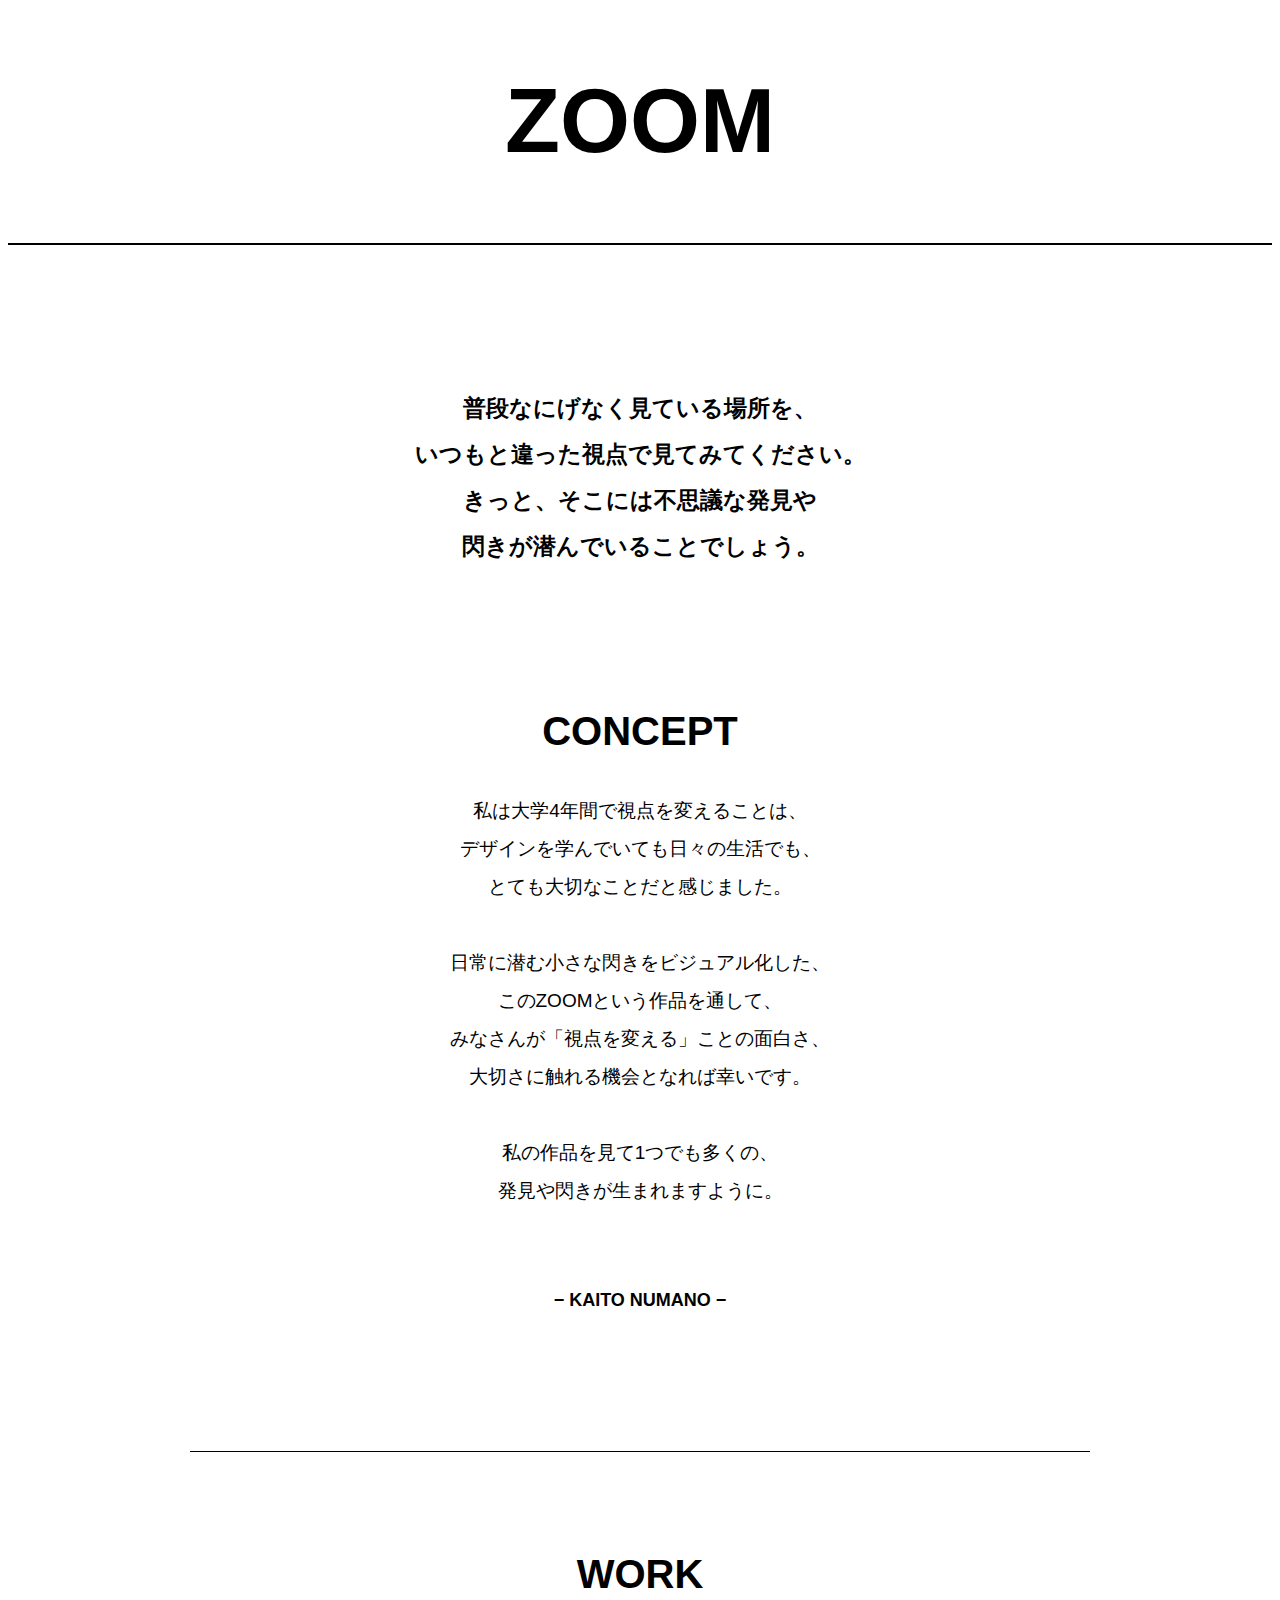
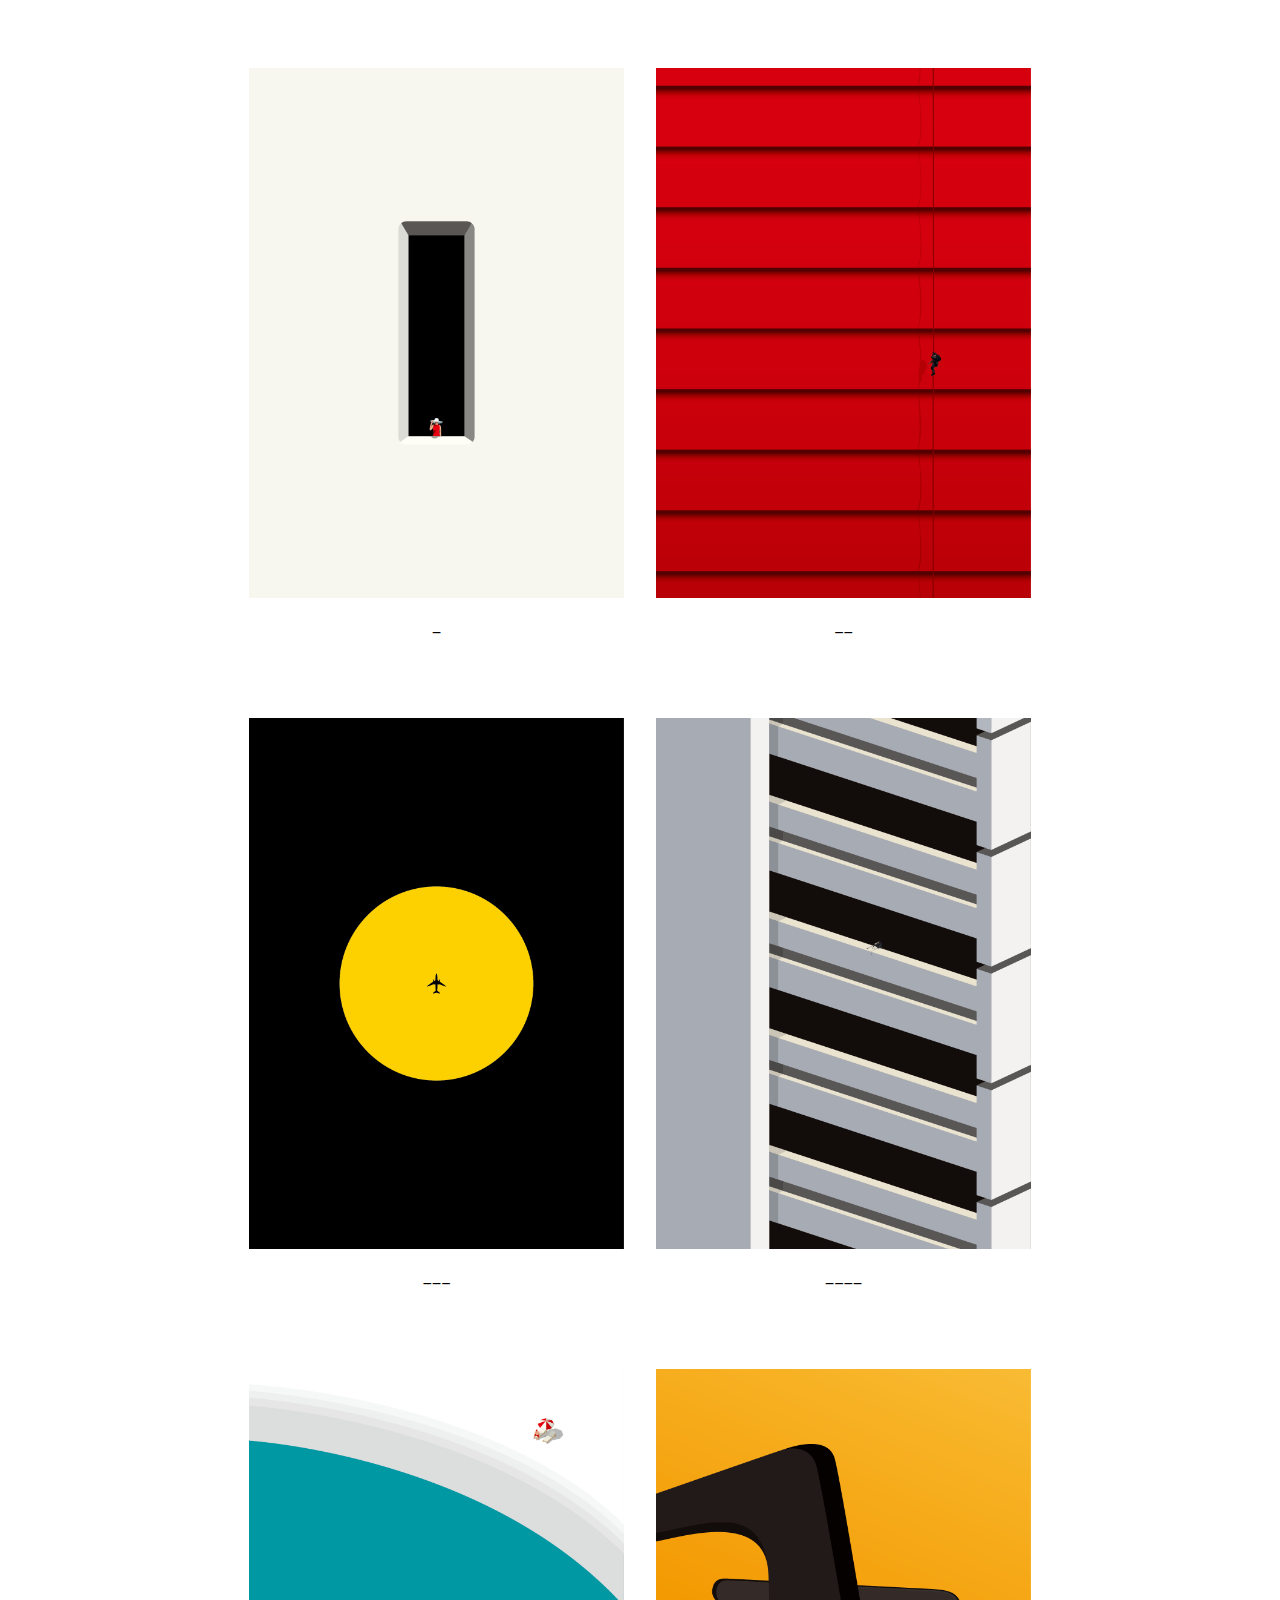
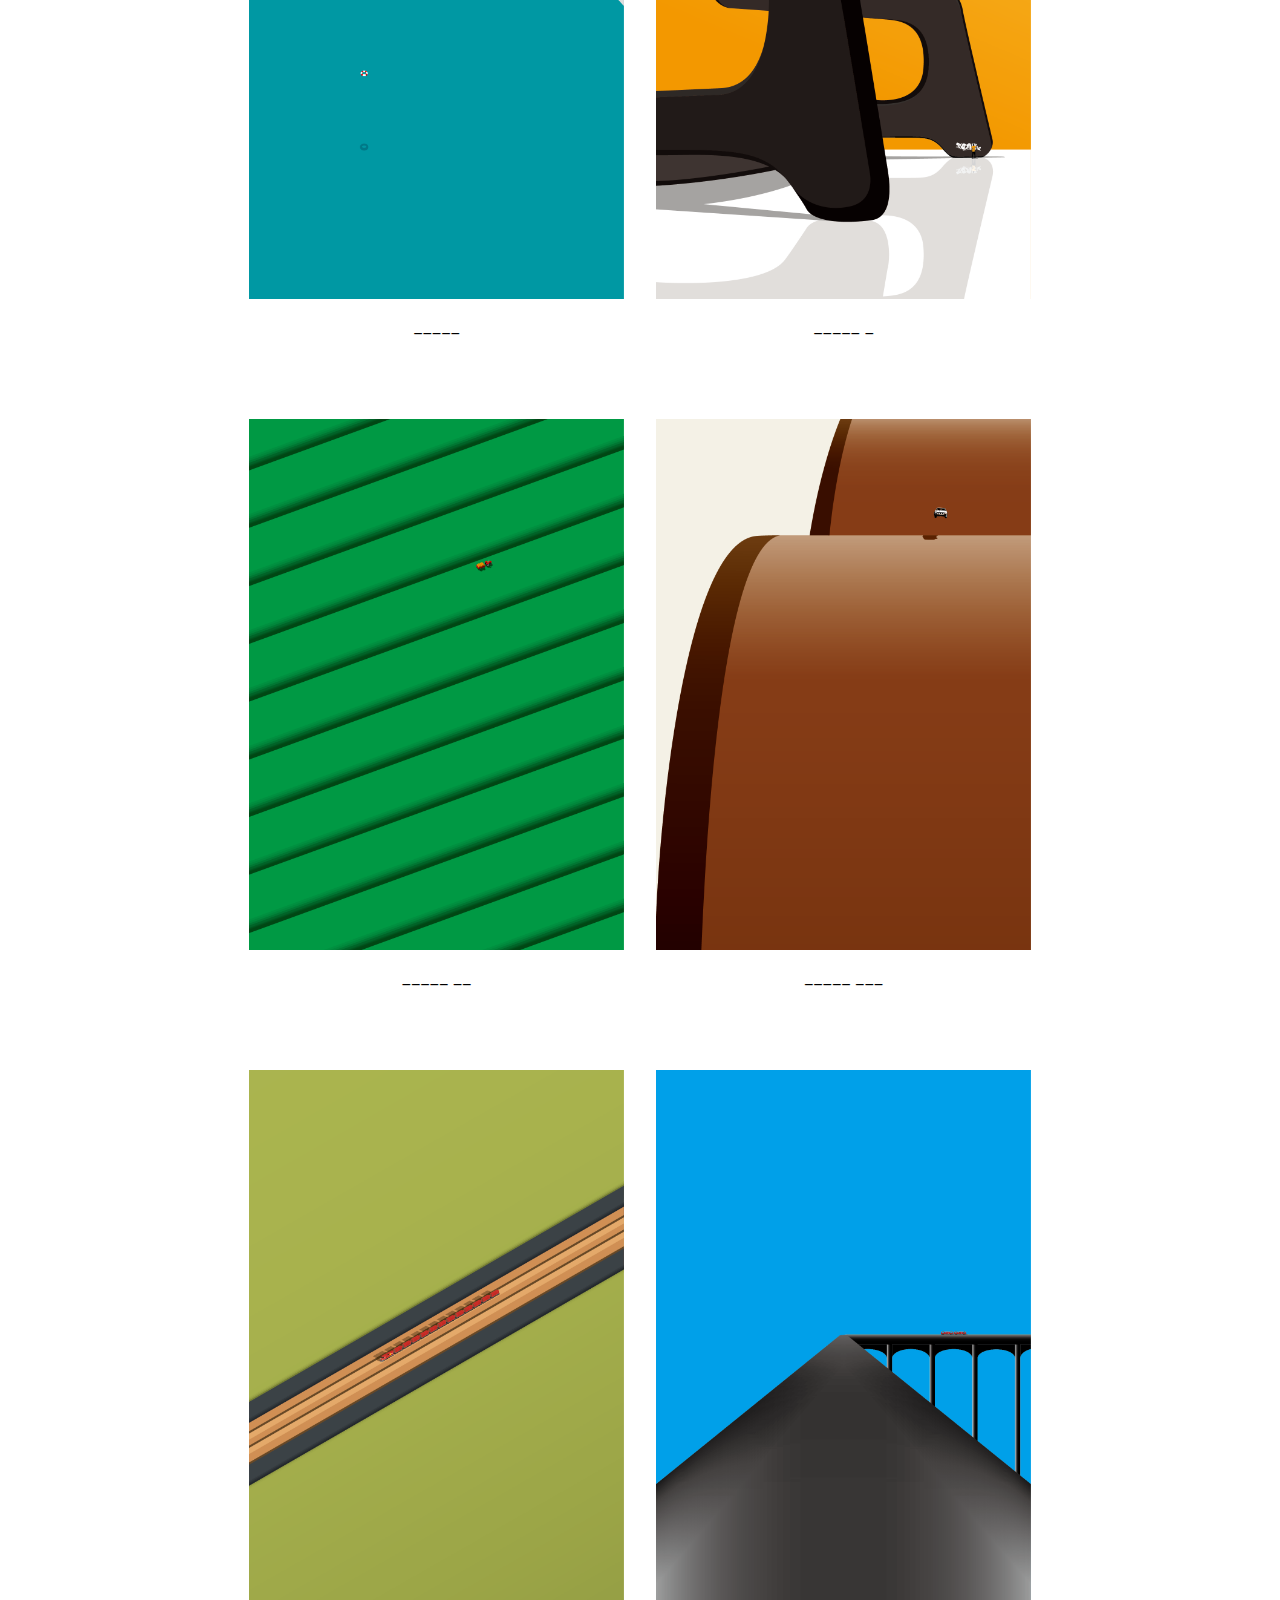
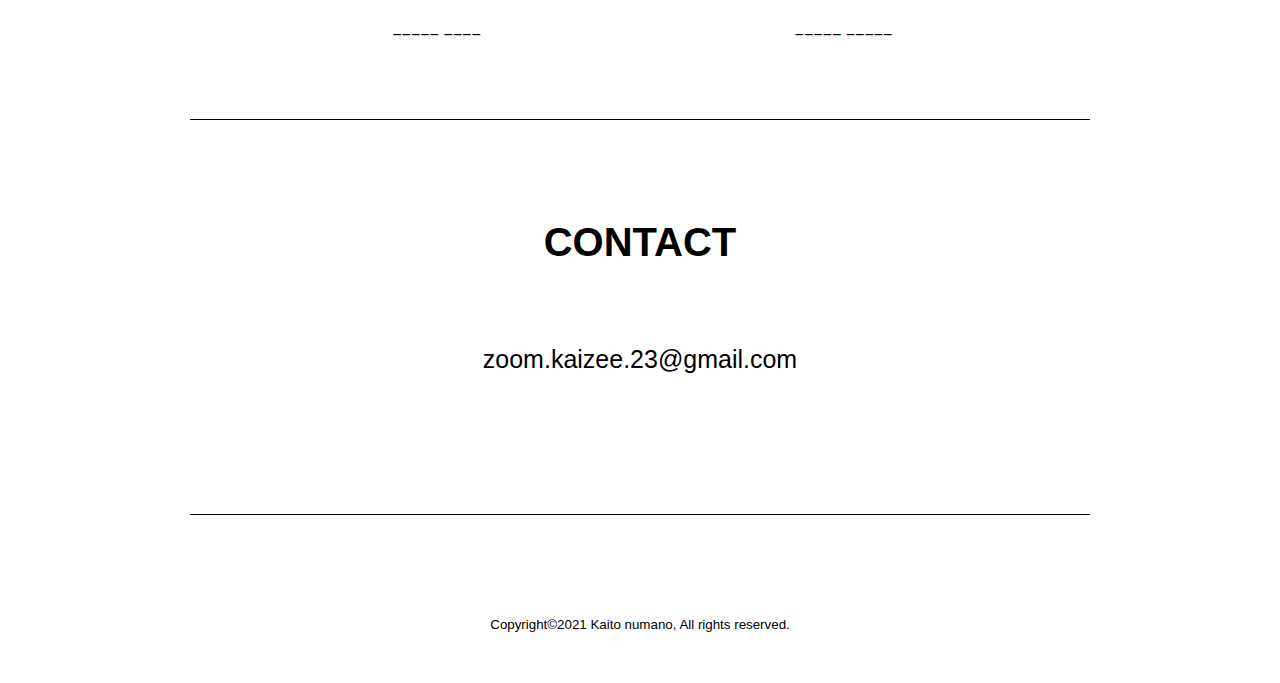
<file: index.html>
<!DOCTYPE html>
<html>
    
    <head>
        <meta charset="utf-8">
        <meta http-equiv="X-UA-Compatible" content="IE=edge">
        <title>ZOOM 視点</title>
        <meta name="description" content="An interactive getting started guide for Brackets.">
        <link rel="stylesheet" href="main.css">
    </head>
    <body>
        
       <header>
        <h1>ZOOM</h1>
    </header>

    <article>
        <h2>普段なにげなく見ている場所を、<br>いつもと違った視点で見てみてください。<br>きっと、そこには不思議な発見や<br>閃きが潜んでいることでしょう。</h2> 
        <h1>CONCEPT</h1>
        
        
        <p>
        <br>私は大学4年間で視点を変えることは、<br>デザインを学んでいても日々の生活でも、<br>とても大切なことだと感じました。<br><br>日常に潜む小さな閃きをビジュアル化した、<br>このZOOMという作品を通して、<br>みなさんが「視点を変える」ことの面白さ、<br>大切さに触れる機会となれば幸いです。<br><br>私の作品を見て1つでも多くの、<br>発見や閃きが生まれますように。</p> 
        
        <h3>− KAITO NUMANO −</h3>
        
        <div class="senn"></div>
        
        
        
          <h1>WORK</h1>
            
        <table class="retusukima">
            <tr><td><a href="ka01.html"><img src="ka1.png" width="375px"></a></td><td><a href="ka02.html"><img src="ka2.png" width="375px"></a></td></tr>
            <tr><td>−<br><br><br><br></td><td>−−<br><br><br><br></td></tr>
            <tr><td><a href="ka03.html"><img src="ka3.png" width="375px"></a></td><td><a href="ka04.html"><img src="ka4.png" width="375px"></a></td></tr>
            <tr><td>−−−<br><br><br><br></td><td>−−−−<br><br><br><br></td></tr>
            <tr><td><a href="ka05.html"><img src="ka5.png" width="375px"></a></td><td><a href="ka06.html"><img src="ka6.png" width="375px"></a></td></tr>
            <tr><td>−−−−−<br><br><br><br></td><td>−−−−− −<br><br><br><br></td></tr>
            <tr><td><a href="ka07.html"><img src="ka7.png" width="375px"></a></td><td><a href="ka08.html"><img src="ka8.png" width="375px"></a></td></tr>
            <tr><td>−−−−− −−<br><br><br><br></td><td>−−−−− −−−<br><br><br><br></td></tr>
            <tr><td><a href="ka09.html"><img src="ka9.png" width="375px"></a></td><td><a href="ka010.html"><img src="ka10.png" width="375px"></a></td></tr>
            <tr><td>−−−−− −−−−<br><br><br><br></td><td>−−−−− −−−−−<br><br><br><br></td></tr>
        </table>
        
        <div class="senn"></div>
        
         <h1>CONTACT</h1>
        <div class="mail">zoom.kaizee.23@gmail.com</div>
        
         <div class="senn"></div>
        
        
     </article>
        
        
        
    <footer>
        <small>Copyright&copy;2021 Kaito numano, All rights reserved.</small>
    </footer>
        
        
        
    </body>
</html>
<!--

    [[[[[[[[[[[[[[[      ]]]]]]]]]]]]]]]
    [::::::::::::::      ::::::::::::::]
    [::::::::::::::      ::::::::::::::]
    [::::::[[[[[[[:      :]]]]]]]::::::]
    [:::::[                      ]:::::]
    [:::::[                      ]:::::]
    [:::::[                      ]:::::]
    [:::::[                      ]:::::]
    [:::::[     CODE THE WEB     ]:::::]
    [:::::[  http://brackets.io  ]:::::]
    [:::::[                      ]:::::]
    [:::::[                      ]:::::]
    [:::::[                      ]:::::]
    [:::::[                      ]:::::]
    [::::::[[[[[[[:      :]]]]]]]::::::]
    [::::::::::::::      ::::::::::::::]
    [::::::::::::::      ::::::::::::::]
    [[[[[[[[[[[[[[[      ]]]]]]]]]]]]]]]

-->
</file>
<file: main.css>
html {
    -webkit-font-smoothing: antialiased;
}

@import url(https://fonts.googleapis.com/css?family=Chango);
body {
    font-family: 'メイリオ', 'Hiragino kaku Gothic Pro', sans-serif;
    background-color: #ffffff;
}





/*ヘッダー*/

header {
    background-color: #ffffff;
    border-bottom: solid 2px #000000;
    margin-bottom: 50px;
}

header h1 {
    font-family: 'Arial Black', sans-serif;
    text-align: center;
    font-size: 90px;
    width: 1000px;
    margin-left: auto;
    margin-right: auto;
    margin-top: 70px;
    margin-bottom: 70px
}

/*記事*/

article {
    background-color: #ffffff;
    width: 1000px;
    margin-left: auto;
    margin-right: auto;
    margin-bottom: 15px;
}

article h1 {
            font-family: 'Arial Black', sans-serif;
            text-align: center;
            font-size: 40px;
            margin-bottom: 0px;

}

 article h2 {
     font-family: 'MS Pゴシック','Hiragino kaku Gothic Pro' sans-serif;
     font-size: 23px;
    line-height: 2;
    text-align: center;
    margin-top: 140px;
    margin-bottom: 140px
    
}

article p{
    font-family: 'MS Pゴシック','Hiragino kaku Gothic Pro' sans-serif;
    font-size: 19px;
    line-height: 2;
    text-align: center;
    margin-top: 0px;
    margin-bottom: 40px
    
}

article h3 {
            font-family: 'Arial', sans-serif;
            text-align: center;
            font-size: 18px;
            margin-top: 80px;
            margin-bottom: 140px; 
}

table{
    width: 0%;
    margin: 0 auto;
    background-color: #ffffff;
}



td{
    text-align: center;
    
}

.retusukima{
    border-collapse: separate;
    border-spacing: 30px 20px;
    margin-top: 50px;
}

figure.photo-center{
    text-align: center;
    margin-top: 30px;
    margin-bottom: 30px;
}

.senn{
    border-bottom: solid 1px #000000;
    width: 900px;
    margin-left: auto;
    margin-right: auto;
    margin-bottom: 100px;
}

.mail{
    font-family: 'Arial', sans-serif;
            text-align: center;
            font-size: 25px;
            margin-top: 80px;
            margin-bottom: 140px; 
}

footer{
    text-align: center;
    margin-top: 50px;
    margin-bottom: 50px;
}

.taitoru{
        font-family: 'Arial Black', sans-serif;
        text-align: center;
        font-size: 40px;
        margin-top: 120px;

}

.taitoru2{
    font-family: 'MS Pゴシック','Hiragino kaku Gothic Pro' sans-serif;
     font-size: 23px;
    line-height: 2;
    text-align: center;
    margin-top: 20px;
    margin-bottom: 120px;
}

.gazoutate{
    text-align: center;
    margin-bottom: 50px;
}

.gazoutate1{
    text-align: center;
}
</file>
